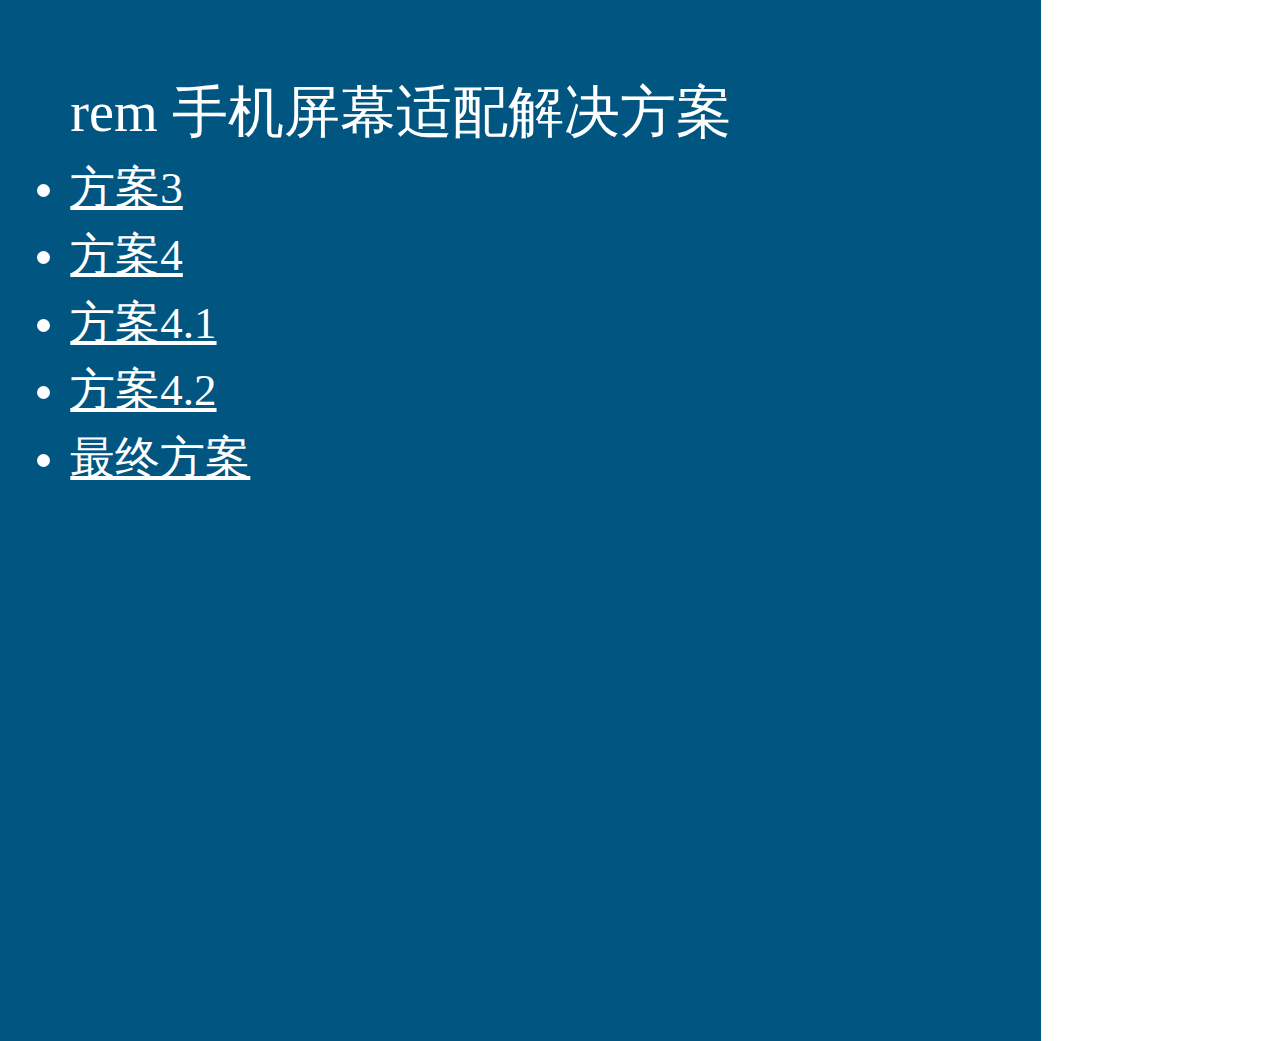
<file: 窗口大小自适应/js适配根字体方法/rem-master/index.html>
<html style="">
<head>
  <meta charset="UTF-8">
  <meta content="telephone=no" name="format-detection"/>
  <meta name="viewport" content="width=device-width, initial-scale=1.0, minimum-scale=1.0, maximum-scale=1.0" />
  <title>rem test</title>
  <script src="./rem2px.js"></script>
  <style>
    *,html,body,div,p {
      padding:0;
      margin: 0;
      color: #fff;
      line-height: 1.5;
    }
    li {
      font-size: .32rem;
    }
  </style>
  <!--<link rel="stylesheet" type="text/css" href="./media.css?VERSION">-->
</head>
<body>
  <div id="bg" style="width:6.4rem;background:rgb(0,86,128);min-height:100%;padding:.5rem;">
    <p style="font-size:.4rem">rem 手机屏幕适配解决方案</p>
    <ul>
      <li><a href="./scheme3.html">方案3</a></li>
      <li><a href="./scheme4.html">方案4</a></li>
      <li><a href="./scheme4.1.html">方案4.1</a></li>
      <li><a href="./scheme4.2.html">方案4.2</a></li>
      <li><a href="./end.html">最终方案</a></li>
    </ul>
  </div>
</body>
</html>
</file>
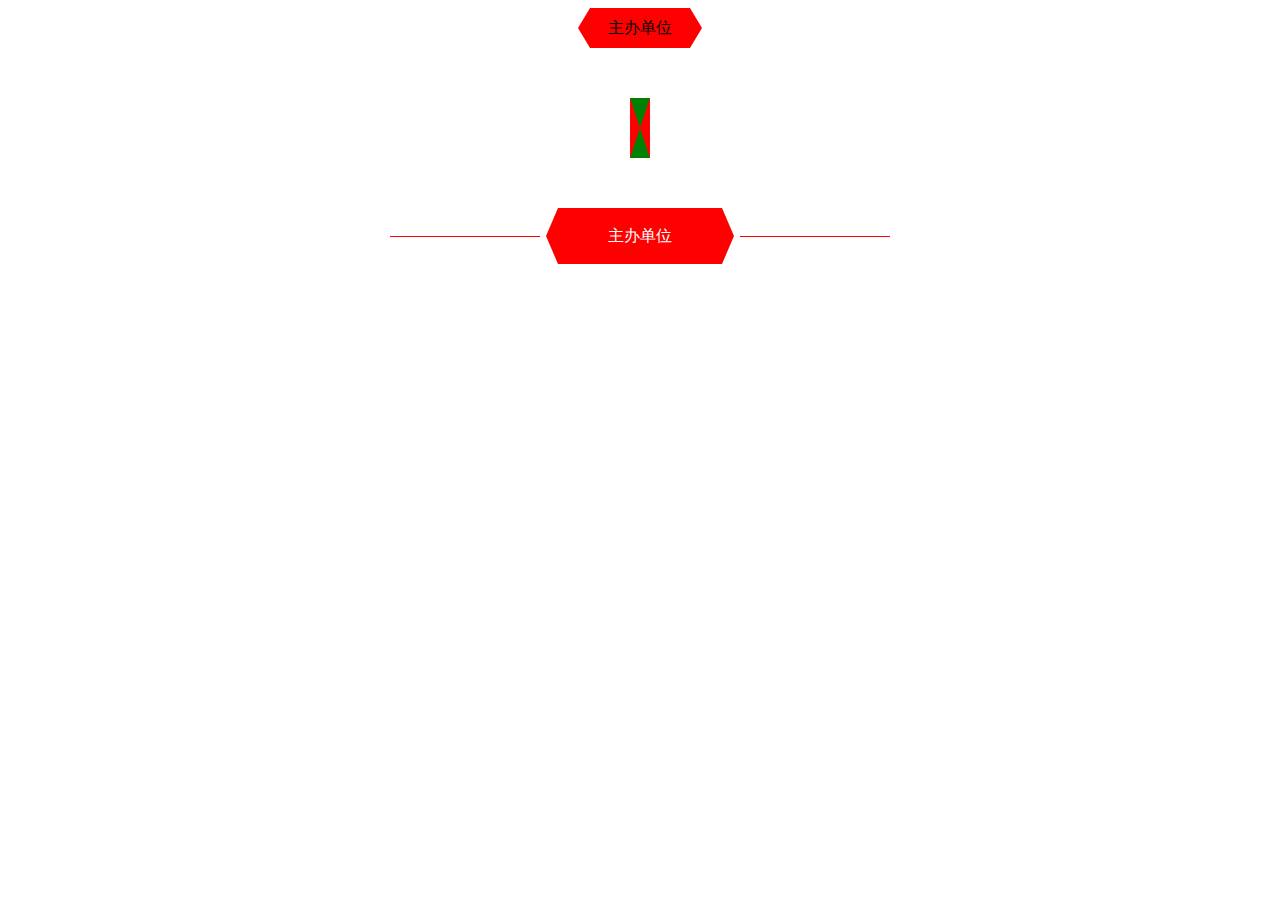
<file: isolation-belt.html>
<!DOCTYPE html>
<html lang="en">

<head>
    <meta charset="UTF-8">
    <title>Document</title>
    <style>
    .test1 {
        position: relative;
        width: 100px;
        height: 40px;
        background-color: red;
        text-align: center;
        line-height: 40px;
        margin: 0 auto;
    }

    .test1:before,
    .test1:after {
        content: "";
        position: absolute;
        top: 0;
        border-left: 12px solid transparent;
        border-right: 12px solid transparent;
        border-top: 20px solid transparent;
        border-bottom: 20px solid transparent;
    }

    .test1:before {
        left: -24px;
        border-right-color: red;
    }

    .test1:after {
        right: -24px;
        border-left-color: red;
    }

    .test2 {
        margin: 50px auto 0;
        width: 0;
        height: 0;
        border-top: 30px solid green;
        border-bottom: 30px solid green;
        border-left: 10px solid red;
        border-right: 10px solid red;
    }

    .box {
        position: relative;
        display: flex;
        align-items: center;
        height: 56px;
        width: 500px;
        margin: 50px auto 0;
    }

    .box:before,
    .box:after {
        content: "";
        height: 1px;
        background-color: red;
        flex: 1;
    }

    .content {
        position: relative;
        padding: 0 50px;
        height: 56px;
        background-color: red;
        text-align: center;
        line-height: 56px;
        color: #fff;
        font-size: 16px;
        margin: 0 18px;
    }

    .content:before,
    .content:after {
        content: "";
        position: absolute;
        top: 0;
        border-left: 12px solid transparent;
        border-right: 12px solid transparent;
        border-top: 28px solid transparent;
        border-bottom: 28px solid transparent;
    }

    .content:before {
        left: -24px;
        border-right-color: red;
    }

    .content:after {
        right: -24px;
        border-left-color: red;
    }
    </style>
</head>

<body>
    <div class="test1">主办单位</div>
    <div class="test2"></div>
    <div class="box">
        <div class="content">主办单位</div>
    </div>
</body>

</html>
</file>
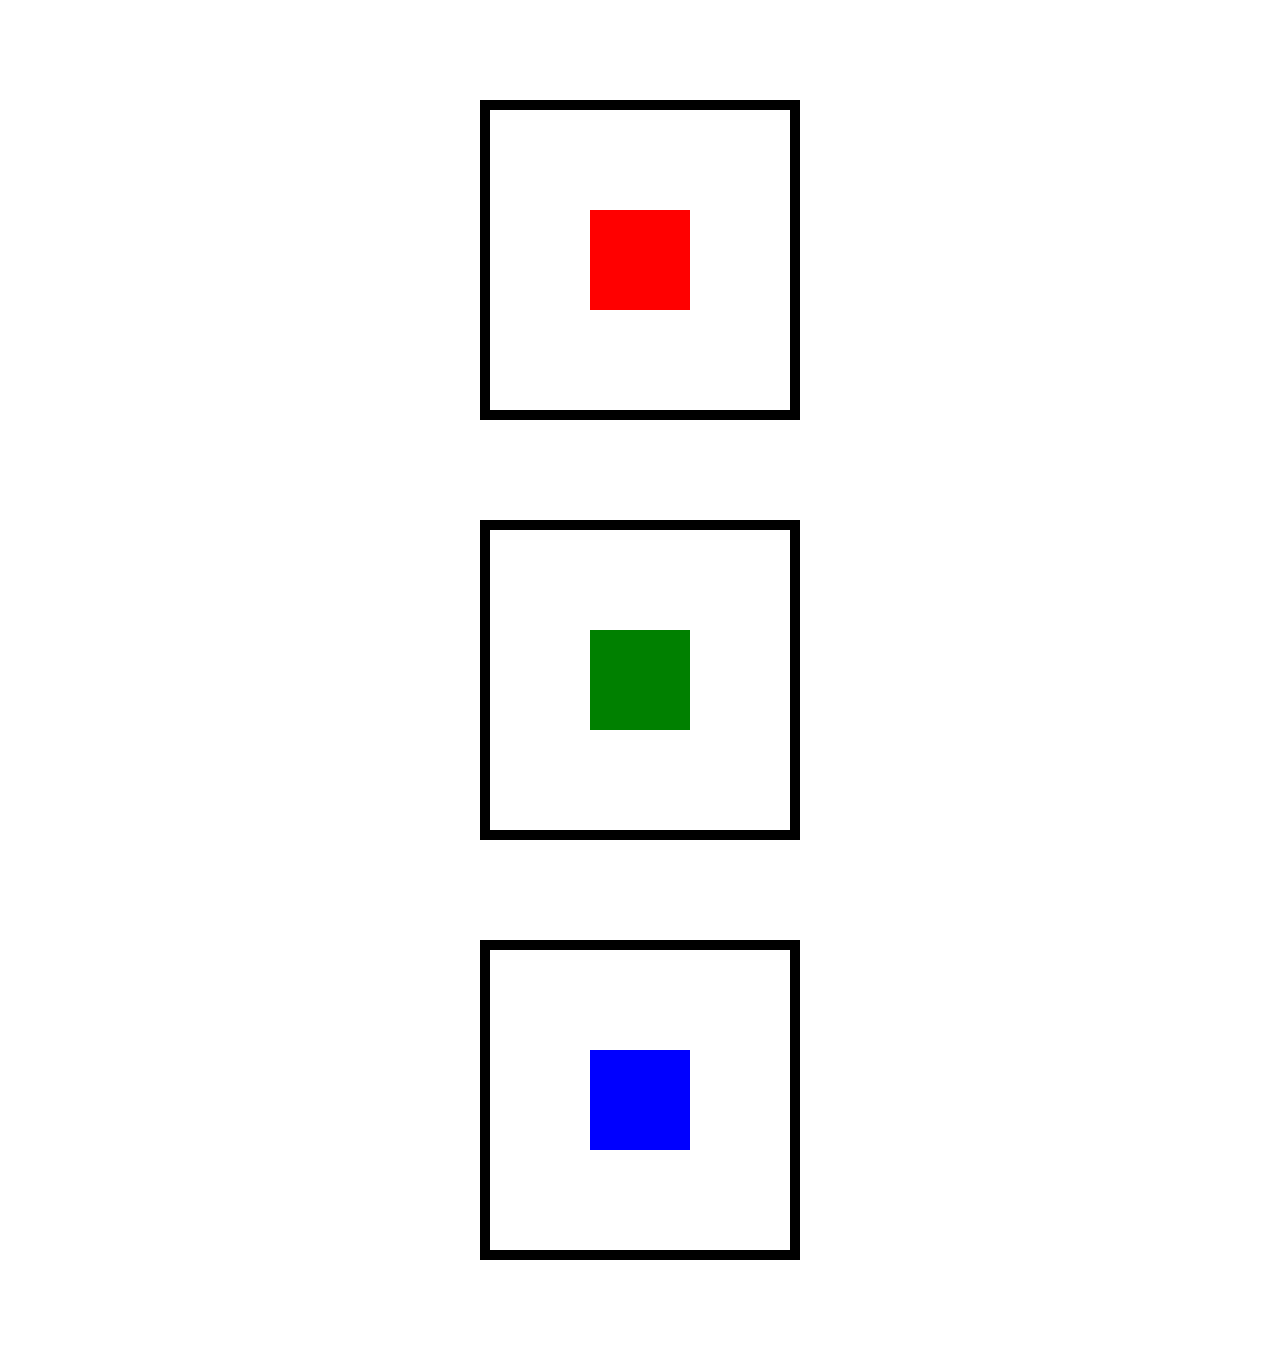
<file: 垂直居中详尽.html>
<!DOCTYPE html>
<html lang="en">

<head>
    <meta charset="UTF-8">
    <title>Document</title>
    <style>
    .div1,
    .inner,
    .box {
        width: 300px;
        height: 300px;
        background-color: #fff;
        border: 10px solid #000;
        margin: 100px auto;
        position: relative;
    }
    
    .div2,
    .align {
        width: 100px;
        height: 100px;
        position: absolute;
        top: 50%;
        left: 50%;
    }
    
    .align {
        transform: translate3d(-50%, -50%, 0);
        background-color: red;
    }
    
    .div2 {
        margin-left: -50px;
        margin-top: -50px;
        background-color: green;
    }
    
    .inner:after {
        content: "";
        display: block;
        position: absolute;
        background-color: blue;
        top: 100px;
        bottom: 100px;
        left: 100px;
        right: 100px;
    }
    </style>
</head>

<body>
    <!-- 方法一 ie9及以下不支持 -->
    <div class="box">
        <div class="align"></div>
    </div>
    <!-- 方法二 兼容性好 -->
    <div class="div1">
        <div class="div2"></div>
    </div>
    <!-- 方法三 要求多 不太推荐 ie7及以下不支持 -->
    <div class="inner"></div>
</body>

</html>
</file>
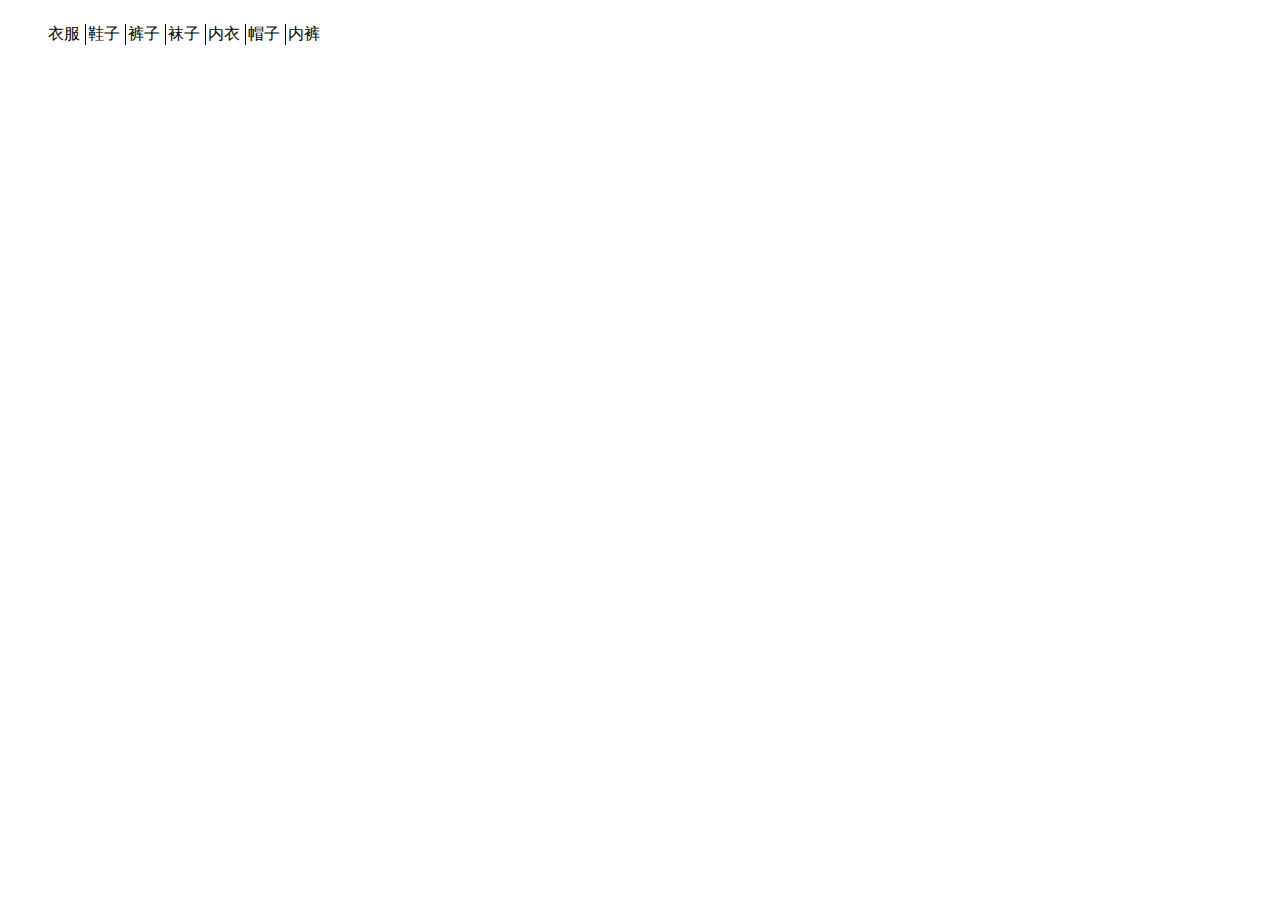
<file: 底部导航竖线.html>
<!DOCTYPE html>
<html lang="en">

<head>
    <meta charset="UTF-8">
    <title>Document</title>
    <style>
    ul {
        float: left;
        overflow: hidden;
    }
    
    li {
        list-style: none;
        border-right: 1px solid #000;
        display: inline-block;
        /*padding:0 5px;*/
        padding-right: 5px;
        margin-right: -2px;
    }
    /*关于底部导航中的竖直线最左边和最右边问题*/
    /*可以通过父容器的overflow和导航标签的border来解决*/
    /*既可以用border-left也可以用border-right 配合margin进行隐藏*/
    </style>
</head>

<body>
    <ul>
        <li>衣服</li>
        <li>鞋子</li>
        <li>裤子</li>
        <li>袜子</li>
        <li>内衣</li>
        <li>帽子</li>
        <li>内裤</li>
    </ul>
</body>

</html>
</file>
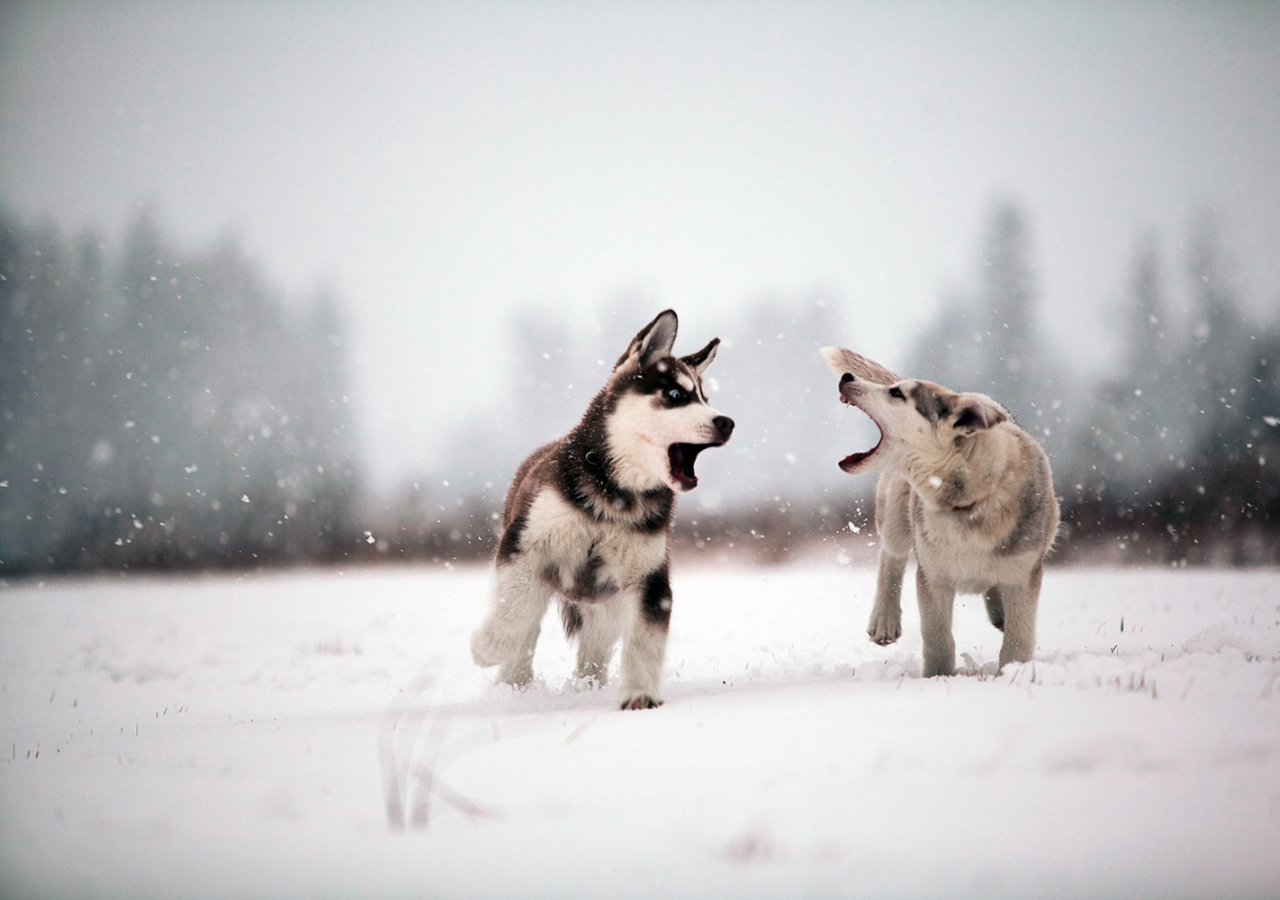
<file: vhAndvw/vh.html>
<!DOCTYPE html>
<html lang="en">
<head>
	<meta charset="UTF-8">
	<title>Document</title>
	<style>
		html,body{
			margin: 0;
			padding: 0;
			height: 100vh;
			/*vh vw 是浏览器的可视区高 宽*/
			/*window.innerHeight  window.innerWidth*/
			background-image: url(banner.jpg);
			background-size: cover;
		}
	</style>
</head>
<body>
</body>
</html>
</file>
<file: 窗口大小自适应/js适配根字体方法/rem-master/media.css>
@media screen and (min-width: 320px) {html{font-size:312.5%;}}
@media screen and (min-width: 360px) {html{font-size:351.5625%;}}
@media screen and (min-width: 375px) {html{font-size:366.211%;}}
@media screen and (min-width: 400px) {html{font-size:390.625%;}}
@media screen and (min-width: 414px) {html{font-size:404.2969%;}}
@media screen and (min-width: 440px) {html{font-size:429.6875%;}}
@media screen and (min-width: 480px) {html{font-size:468.75%;}}
@media screen and (min-width: 520px) {html{font-size:507.8125%;}}
@media screen and (min-width: 560px) {html{font-size:546.875%;}}
@media screen and (min-width: 600px) {html{font-size:585.9375%;}}
@media screen and (min-width: 640px) {html{font-size:625%;}}
@media screen and (min-width: 680px) {html{font-size:664.0625%;}}
@media screen and (min-width: 720px) {html{font-size:703.125%;}}
@media screen and (min-width: 760px) {html{font-size:742.1875%;}}
@media screen and (min-width: 800px) {html{font-size:781.25%;}}
@media screen and (min-width: 960px) {html{font-size:937.5%;}}
</file>
